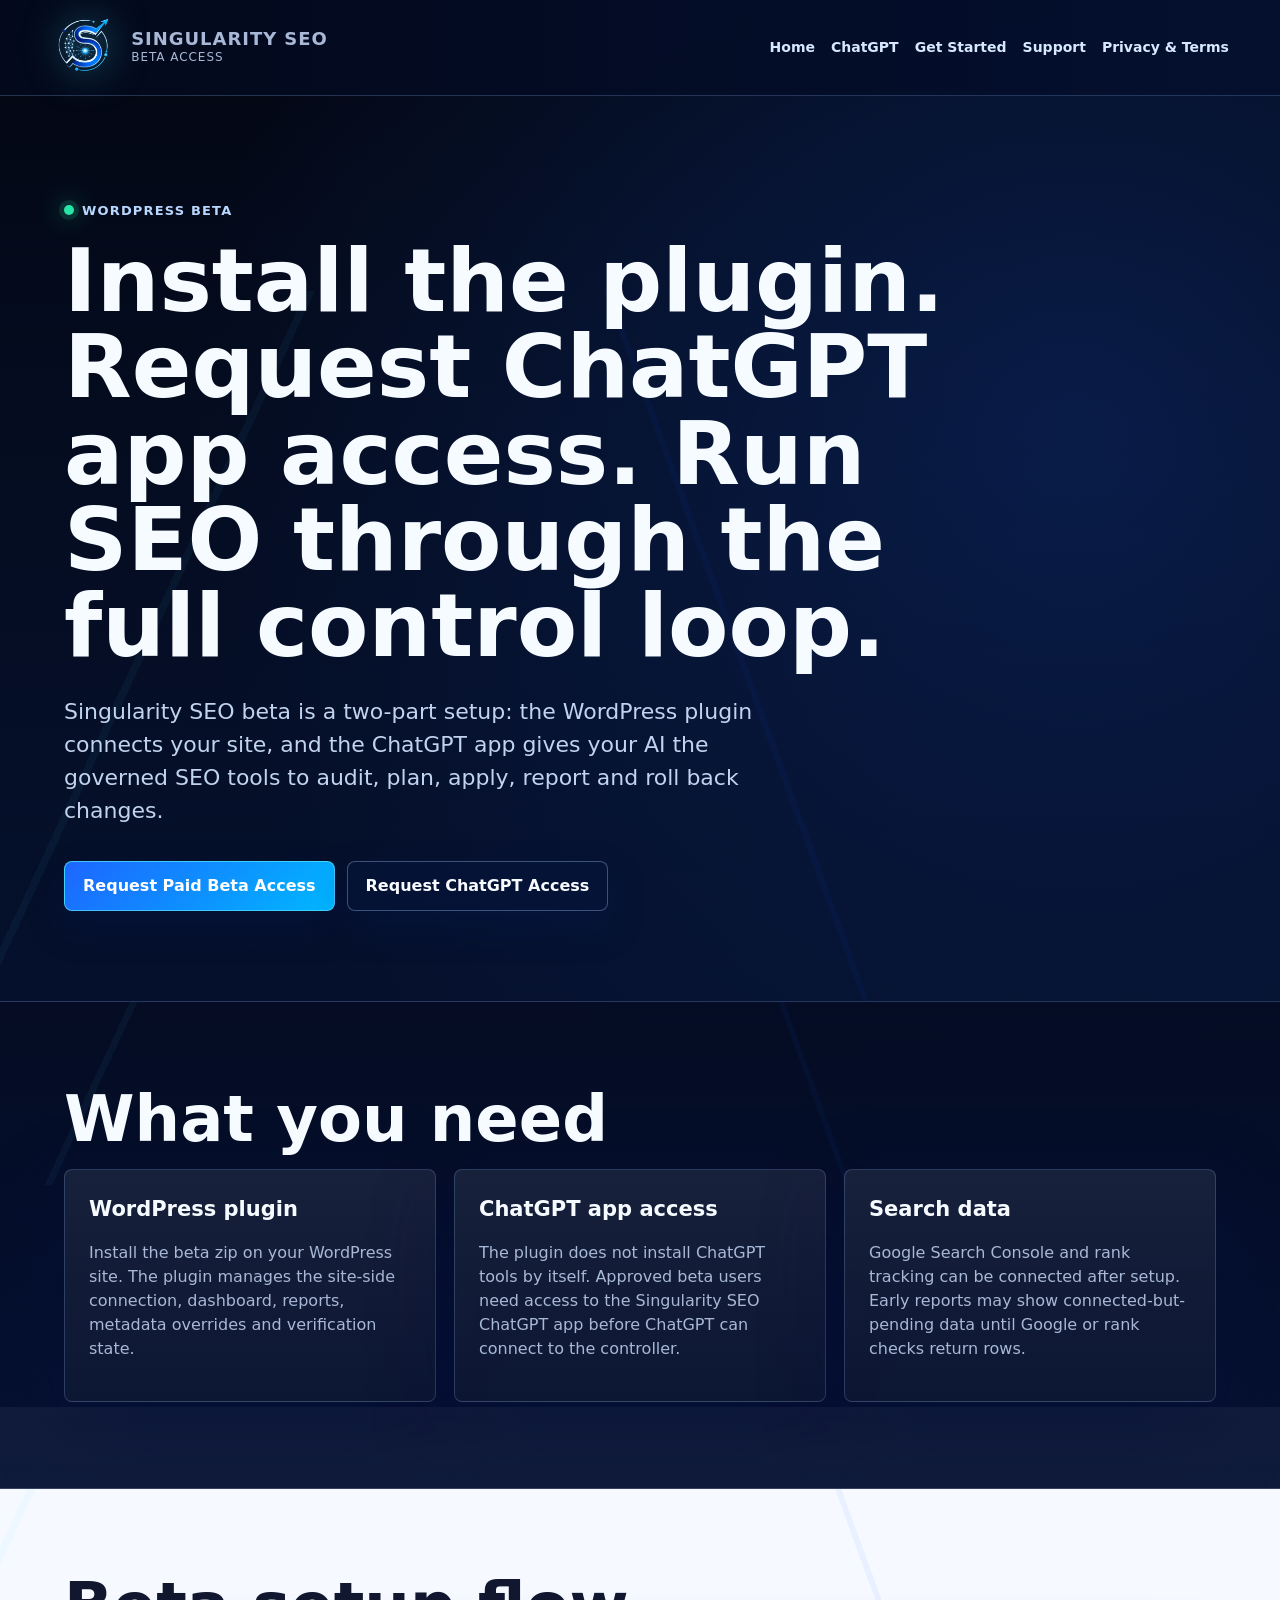
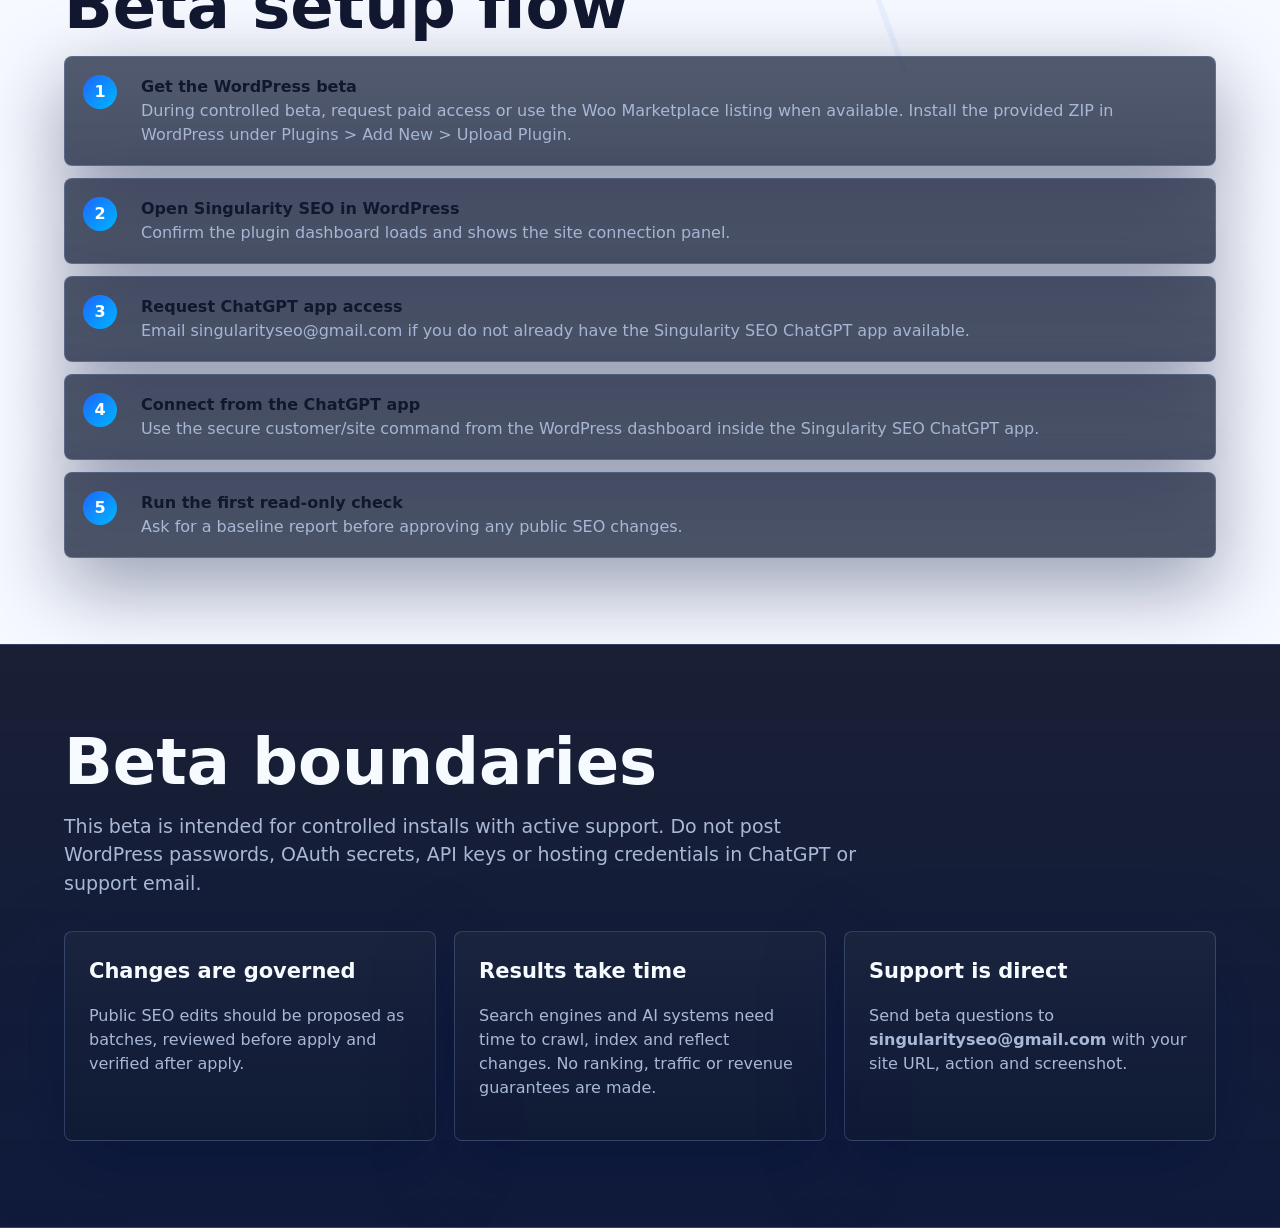
<file: beta.html>
<!doctype html>
<html lang="en">
  <head>
    <meta charset="utf-8">
    <meta name="viewport" content="width=device-width, initial-scale=1">
    <title>Beta Access | Singularity SEO</title>
    <meta name="description" content="Request Singularity SEO paid beta access and connect the WordPress plugin to the ChatGPT app for the AI-managed SEO control plane.">
    <link rel="icon" href="assets/singularity-seo-logo-bug.png">
    <link rel="stylesheet" href="styles.css">
  </head>
  <body class="inner-page">
    <header class="site-header glass">
      <a class="brand" href="index.html" aria-label="Singularity SEO home">
        <img src="assets/singularity-seo-logo-bug.png" alt="">
        <span><strong>Singularity SEO</strong><span>Beta access</span></span>
      </a>
      <nav class="nav" aria-label="Main navigation">
        <a href="index.html">Home</a>
        <a href="chatgpt.html">ChatGPT</a>
        <a href="getting-started.html">Get Started</a>
        <a href="support.html">Support</a>
        <a href="legal.html">Privacy & Terms</a>
      </nav>
    </header>

    <main>
      <section class="section">
        <p class="eyebrow">WordPress beta</p>
        <h1>Install the plugin. Request ChatGPT app access. Run SEO through the full control loop.</h1>
        <p class="hero-copy">Singularity SEO beta is a two-part setup: the WordPress plugin connects your site, and the ChatGPT app gives your AI the governed SEO tools to audit, plan, apply, report and roll back changes.</p>
        <div class="actions">
          <a class="button primary" href="mailto:singularityseo@gmail.com?subject=Singularity%20SEO%20v3.0%20Beta%20Access">Request Paid Beta Access</a>
          <a class="button ghost" href="mailto:singularityseo@gmail.com?subject=Singularity%20SEO%20Beta%20Access">Request ChatGPT Access</a>
        </div>
      </section>

      <section class="section band">
        <h2>What you need</h2>
        <div class="grid">
          <article class="card">
            <h3>WordPress plugin</h3>
            <p>Install the beta zip on your WordPress site. The plugin manages the site-side connection, dashboard, reports, metadata overrides and verification state.</p>
          </article>
          <article class="card">
            <h3>ChatGPT app access</h3>
            <p>The plugin does not install ChatGPT tools by itself. Approved beta users need access to the Singularity SEO ChatGPT app before ChatGPT can connect to the controller.</p>
          </article>
          <article class="card">
            <h3>Search data</h3>
            <p>Google Search Console and rank tracking can be connected after setup. Early reports may show connected-but-pending data until Google or rank checks return rows.</p>
          </article>
        </div>
      </section>

      <section class="section">
        <h2>Beta setup flow</h2>
        <div class="steps">
          <div class="step"><div><strong>Get the WordPress beta</strong><span>During controlled beta, request paid access or use the Woo Marketplace listing when available. Install the provided ZIP in WordPress under Plugins &gt; Add New &gt; Upload Plugin.</span></div></div>
          <div class="step"><div><strong>Open Singularity SEO in WordPress</strong><span>Confirm the plugin dashboard loads and shows the site connection panel.</span></div></div>
          <div class="step"><div><strong>Request ChatGPT app access</strong><span>Email singularityseo@gmail.com if you do not already have the Singularity SEO ChatGPT app available.</span></div></div>
          <div class="step"><div><strong>Connect from the ChatGPT app</strong><span>Use the secure customer/site command from the WordPress dashboard inside the Singularity SEO ChatGPT app.</span></div></div>
          <div class="step"><div><strong>Run the first read-only check</strong><span>Ask for a baseline report before approving any public SEO changes.</span></div></div>
        </div>
      </section>

      <section class="section band">
        <h2>Beta boundaries</h2>
        <p class="section-intro">This beta is intended for controlled installs with active support. Do not post WordPress passwords, OAuth secrets, API keys or hosting credentials in ChatGPT or support email.</p>
        <div class="grid">
          <article class="card"><h3>Changes are governed</h3><p>Public SEO edits should be proposed as batches, reviewed before apply and verified after apply.</p></article>
          <article class="card"><h3>Results take time</h3><p>Search engines and AI systems need time to crawl, index and reflect changes. No ranking, traffic or revenue guarantees are made.</p></article>
          <article class="card"><h3>Support is direct</h3><p>Send beta questions to <a class="support-email" href="mailto:singularityseo@gmail.com">singularityseo@gmail.com</a> with your site URL, action and screenshot.</p></article>
        </div>
      </section>
    </main>

    <script type="module" src="site.js"></script>
  </body>
</html>
</file>
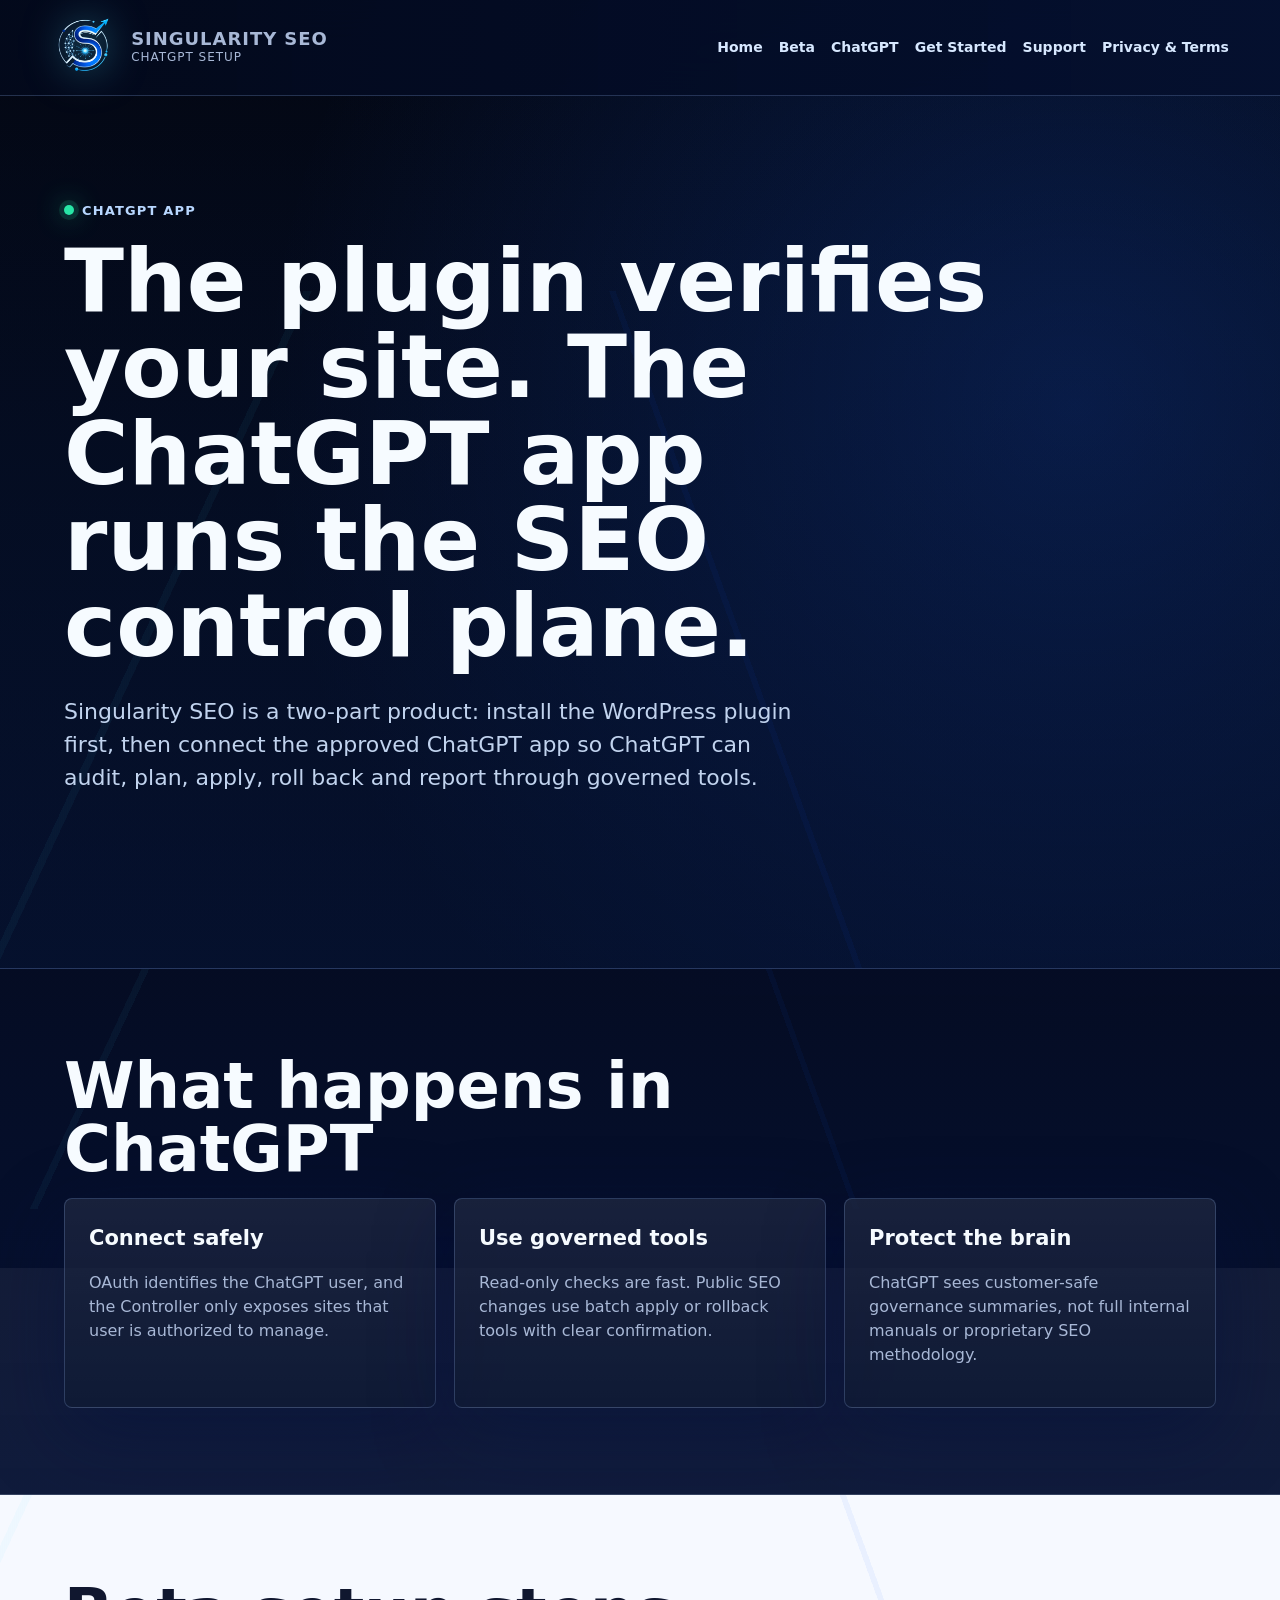
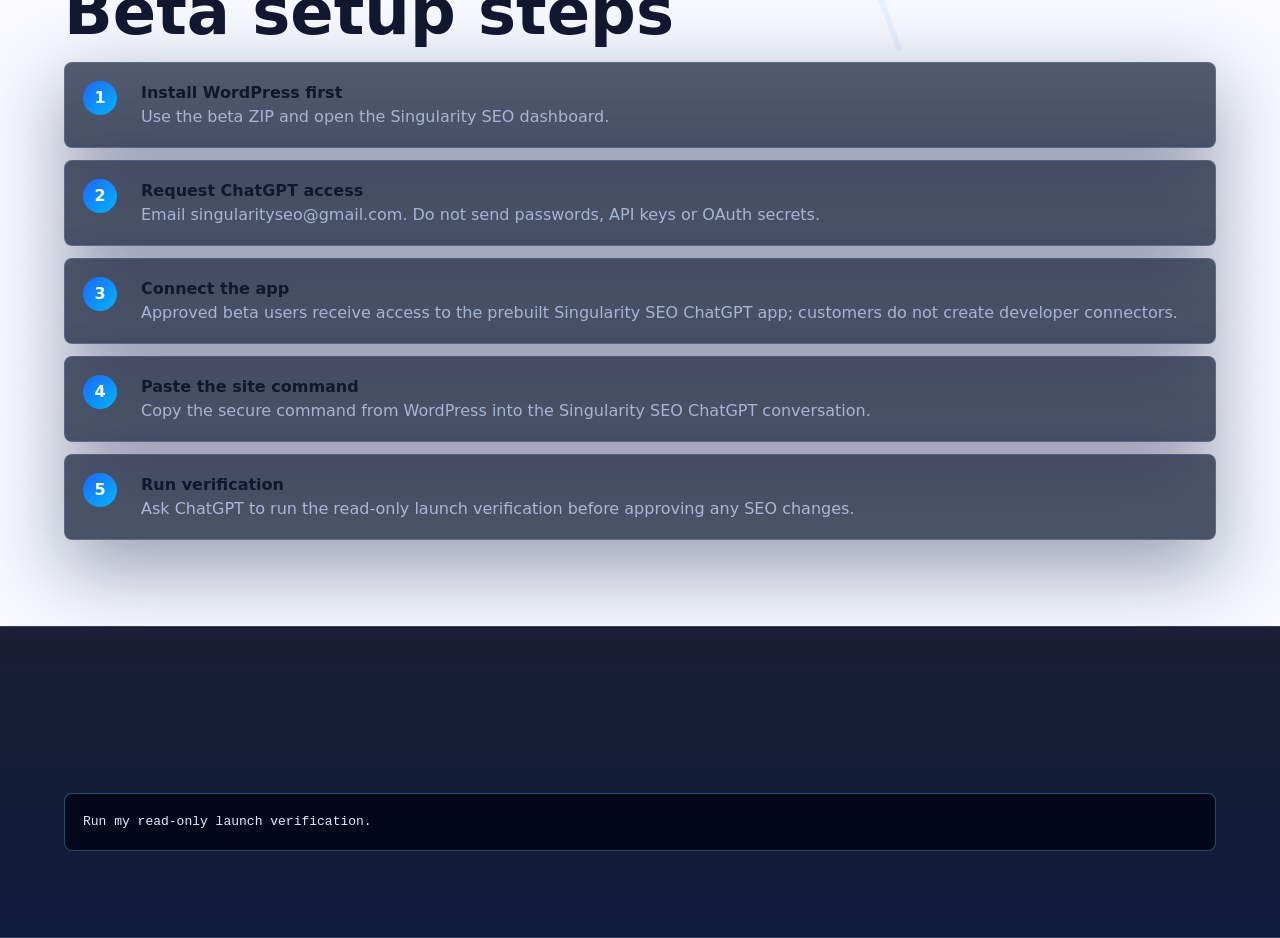
<file: chatgpt.html>
<!doctype html>
<html lang="en">
  <head>
    <meta charset="utf-8">
    <meta name="viewport" content="width=device-width, initial-scale=1">
    <title>ChatGPT Setup | Singularity SEO</title>
    <meta name="description" content="Connect the Singularity SEO ChatGPT app after installing the WordPress plugin.">
    <link rel="icon" href="assets/singularity-seo-logo-bug.png">
    <link rel="stylesheet" href="styles.css">
  </head>
  <body class="inner-page">
    <header class="site-header glass">
      <a class="brand" href="index.html" aria-label="Singularity SEO home">
        <img src="assets/singularity-seo-logo-bug.png" alt="">
        <span><strong>Singularity SEO</strong><span>ChatGPT setup</span></span>
      </a>
      <nav class="nav" aria-label="Main navigation">
        <a href="index.html">Home</a>
        <a href="beta.html">Beta</a>
        <a href="chatgpt.html">ChatGPT</a>
        <a href="getting-started.html">Get Started</a>
        <a href="support.html">Support</a>
        <a href="legal.html">Privacy & Terms</a>
      </nav>
    </header>

    <main>
      <section class="section">
        <p class="eyebrow">ChatGPT app</p>
        <h1>The plugin verifies your site. The ChatGPT app runs the SEO control plane.</h1>
        <p class="hero-copy">Singularity SEO is a two-part product: install the WordPress plugin first, then connect the approved ChatGPT app so ChatGPT can audit, plan, apply, roll back and report through governed tools.</p>
        <div class="actions">
          <a class="button primary" href="mailto:singularityseo@gmail.com?subject=Singularity%20SEO%20ChatGPT%20Beta%20Access">Request ChatGPT Access</a>
          <a class="button ghost" href="beta.html">Get WordPress Beta</a>
        </div>
      </section>

      <section class="section band">
        <h2>What happens in ChatGPT</h2>
        <div class="grid">
          <article class="card"><h3>Connect safely</h3><p>OAuth identifies the ChatGPT user, and the Controller only exposes sites that user is authorized to manage.</p></article>
          <article class="card"><h3>Use governed tools</h3><p>Read-only checks are fast. Public SEO changes use batch apply or rollback tools with clear confirmation.</p></article>
          <article class="card"><h3>Protect the brain</h3><p>ChatGPT sees customer-safe governance summaries, not full internal manuals or proprietary SEO methodology.</p></article>
        </div>
      </section>

      <section class="section">
        <h2>Beta setup steps</h2>
        <div class="steps">
          <div class="step"><div><strong>Install WordPress first</strong><span>Use the beta ZIP and open the Singularity SEO dashboard.</span></div></div>
          <div class="step"><div><strong>Request ChatGPT access</strong><span>Email singularityseo@gmail.com. Do not send passwords, API keys or OAuth secrets.</span></div></div>
          <div class="step"><div><strong>Connect the app</strong><span>Approved beta users receive access to the prebuilt Singularity SEO ChatGPT app; customers do not create developer connectors.</span></div></div>
          <div class="step"><div><strong>Paste the site command</strong><span>Copy the secure command from WordPress into the Singularity SEO ChatGPT conversation.</span></div></div>
          <div class="step"><div><strong>Run verification</strong><span>Ask ChatGPT to run the read-only launch verification before approving any SEO changes.</span></div></div>
        </div>
      </section>

      <section class="section band">
        <h2>First prompt</h2>
        <div class="codebox">Run my read-only launch verification.</div>
      </section>
    </main>

    <script type="module" src="site.js"></script>
  </body>
</html>
</file>
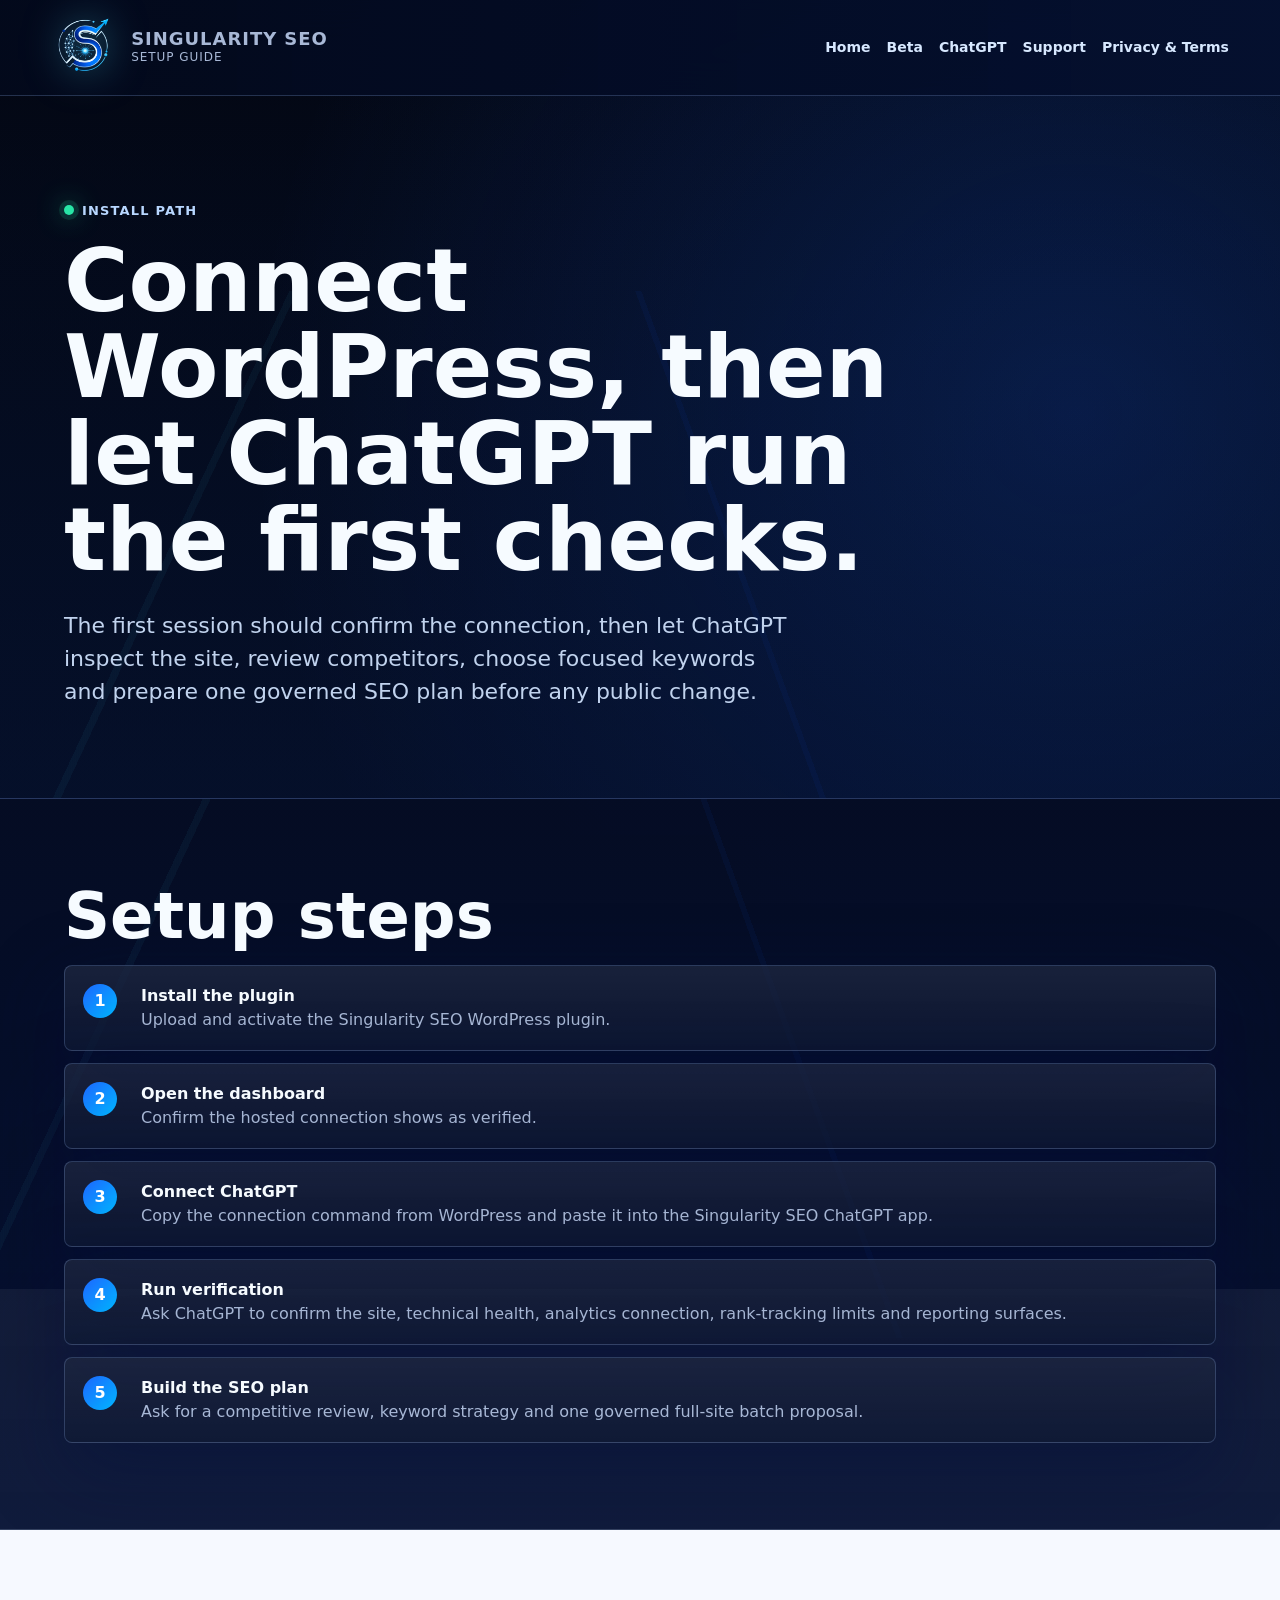
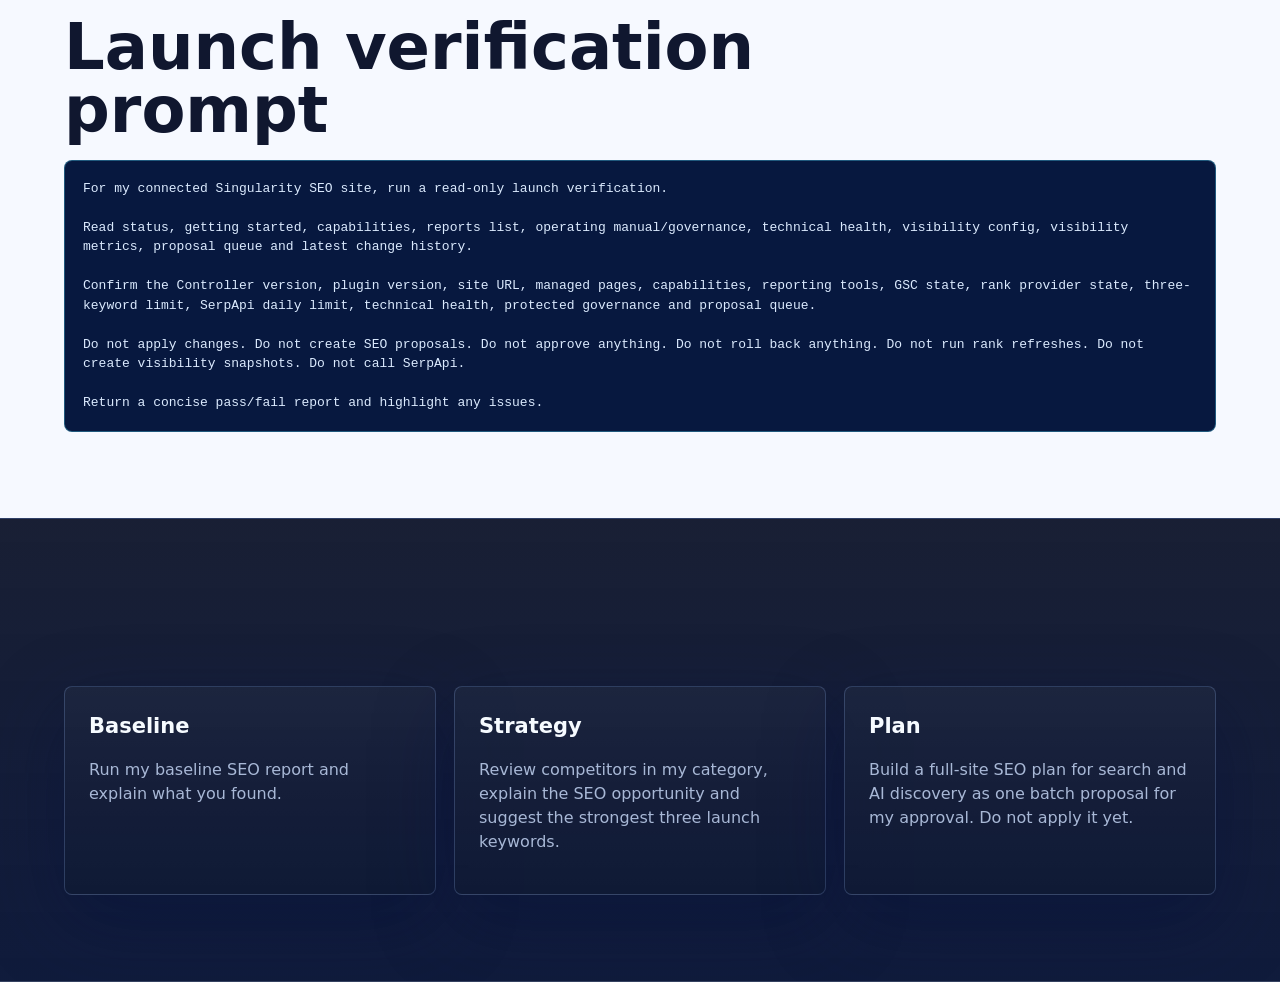
<file: getting-started.html>
<!doctype html>
<html lang="en">
  <head>
    <meta charset="utf-8">
    <meta name="viewport" content="width=device-width, initial-scale=1">
    <title>Getting Started | Singularity SEO</title>
    <meta name="description" content="Install Singularity SEO, connect WordPress to ChatGPT and run a safe launch verification.">
    <link rel="icon" href="assets/singularity-seo-logo-bug.png">
    <link rel="stylesheet" href="styles.css">
  </head>
  <body class="inner-page">
    <header class="site-header glass">
      <a class="brand" href="index.html" aria-label="Singularity SEO home">
        <img src="assets/singularity-seo-logo-bug.png" alt="">
        <span><strong>Singularity SEO</strong><span>Setup guide</span></span>
      </a>
      <nav class="nav" aria-label="Main navigation">
        <a href="index.html">Home</a>
        <a href="beta.html">Beta</a>
        <a href="chatgpt.html">ChatGPT</a>
        <a href="support.html">Support</a>
        <a href="legal.html">Privacy & Terms</a>
      </nav>
    </header>

    <main>
      <section class="section">
        <p class="eyebrow">Install path</p>
        <h1>Connect WordPress, then let ChatGPT run the first checks.</h1>
        <p class="hero-copy">The first session should confirm the connection, then let ChatGPT inspect the site, review competitors, choose focused keywords and prepare one governed SEO plan before any public change.</p>
      </section>

      <section class="section band">
        <h2>Setup steps</h2>
        <div class="steps">
          <div class="step"><div><strong>Install the plugin</strong><span>Upload and activate the Singularity SEO WordPress plugin.</span></div></div>
          <div class="step"><div><strong>Open the dashboard</strong><span>Confirm the hosted connection shows as verified.</span></div></div>
          <div class="step"><div><strong>Connect ChatGPT</strong><span>Copy the connection command from WordPress and paste it into the Singularity SEO ChatGPT app.</span></div></div>
          <div class="step"><div><strong>Run verification</strong><span>Ask ChatGPT to confirm the site, technical health, analytics connection, rank-tracking limits and reporting surfaces.</span></div></div>
          <div class="step"><div><strong>Build the SEO plan</strong><span>Ask for a competitive review, keyword strategy and one governed full-site batch proposal.</span></div></div>
        </div>
      </section>

      <section class="section">
        <h2>Launch verification prompt</h2>
        <div class="codebox">For my connected Singularity SEO site, run a read-only launch verification.

Read status, getting started, capabilities, reports list, operating manual/governance, technical health, visibility config, visibility metrics, proposal queue and latest change history.

Confirm the Controller version, plugin version, site URL, managed pages, capabilities, reporting tools, GSC state, rank provider state, three-keyword limit, SerpApi daily limit, technical health, protected governance and proposal queue.

Do not apply changes. Do not create SEO proposals. Do not approve anything. Do not roll back anything. Do not run rank refreshes. Do not create visibility snapshots. Do not call SerpApi.

Return a concise pass/fail report and highlight any issues.</div>
      </section>

      <section class="section band">
        <h2>Good first prompts</h2>
        <div class="grid">
          <article class="card"><h3>Baseline</h3><p>Run my baseline SEO report and explain what you found.</p></article>
          <article class="card"><h3>Strategy</h3><p>Review competitors in my category, explain the SEO opportunity and suggest the strongest three launch keywords.</p></article>
          <article class="card"><h3>Plan</h3><p>Build a full-site SEO plan for search and AI discovery as one batch proposal for my approval. Do not apply it yet.</p></article>
        </div>
      </section>
    </main>
    <script type="module" src="site.js"></script>
  </body>
</html>
</file>
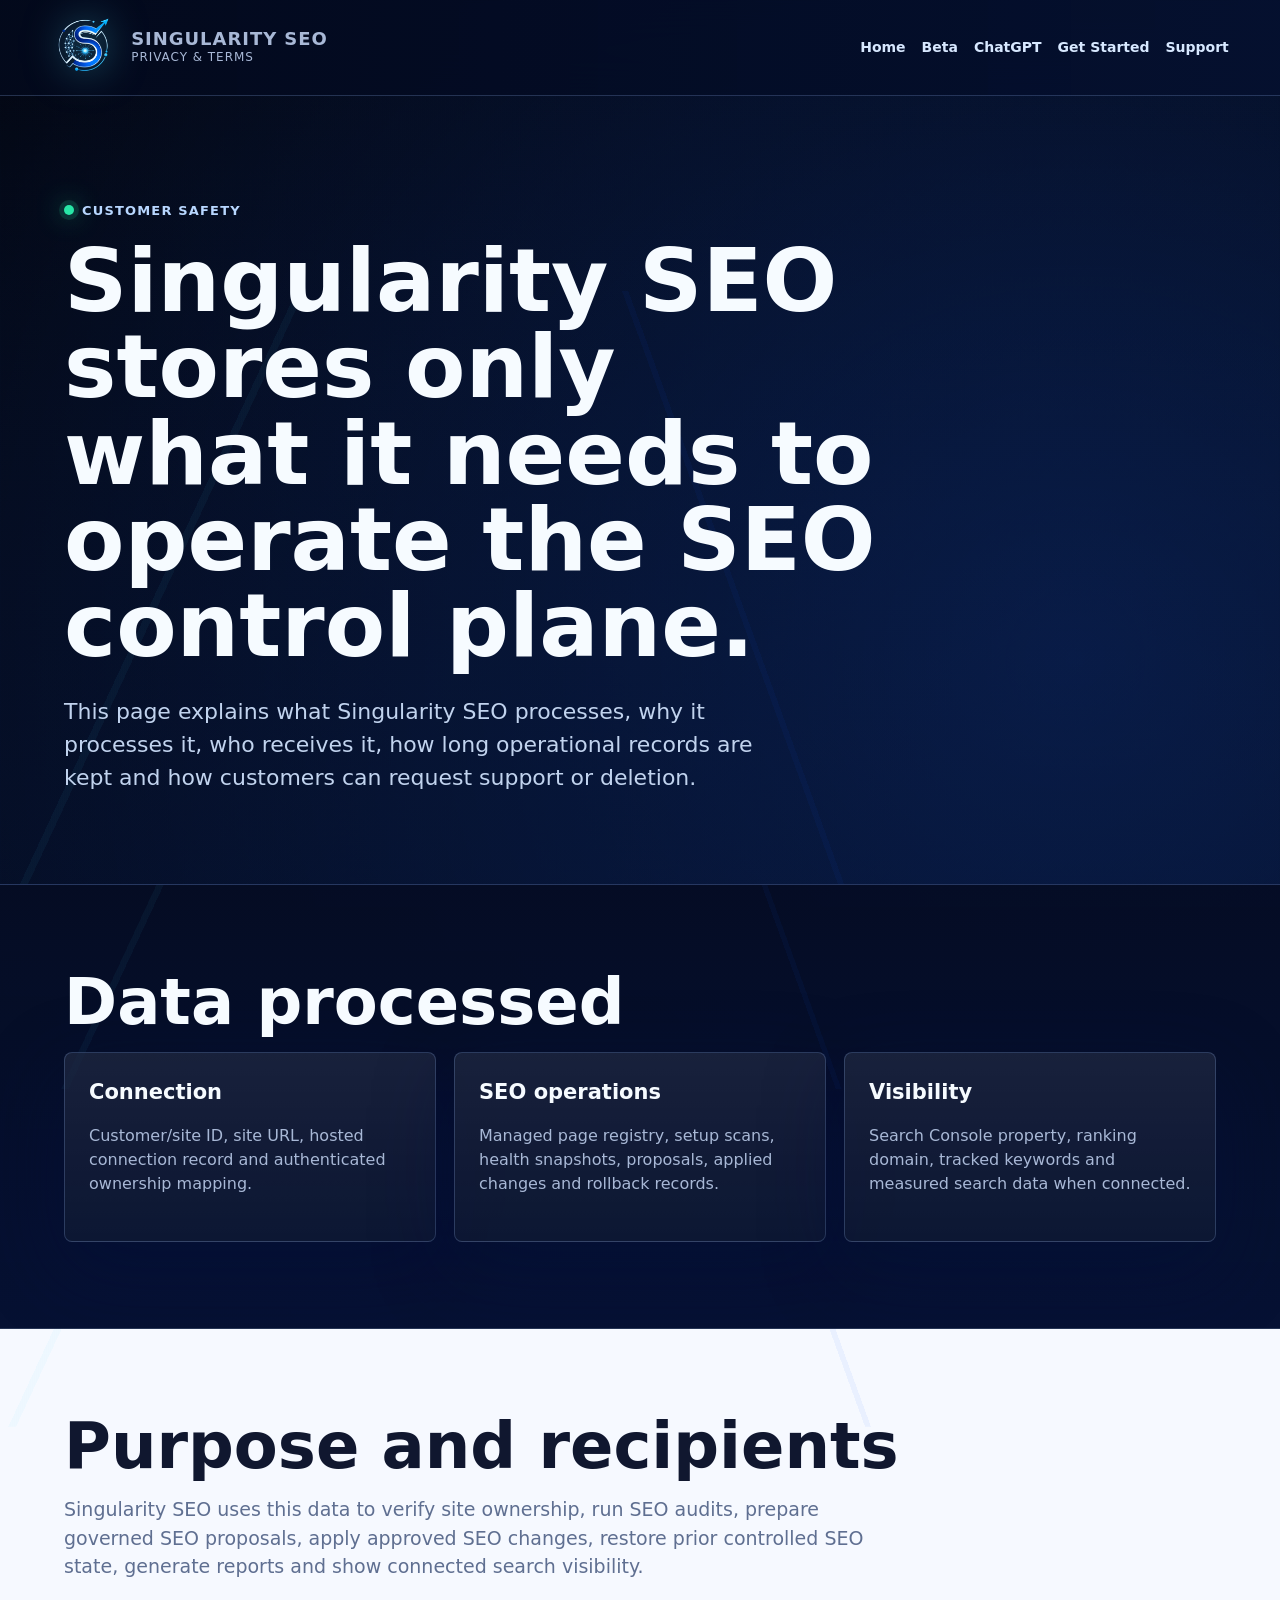
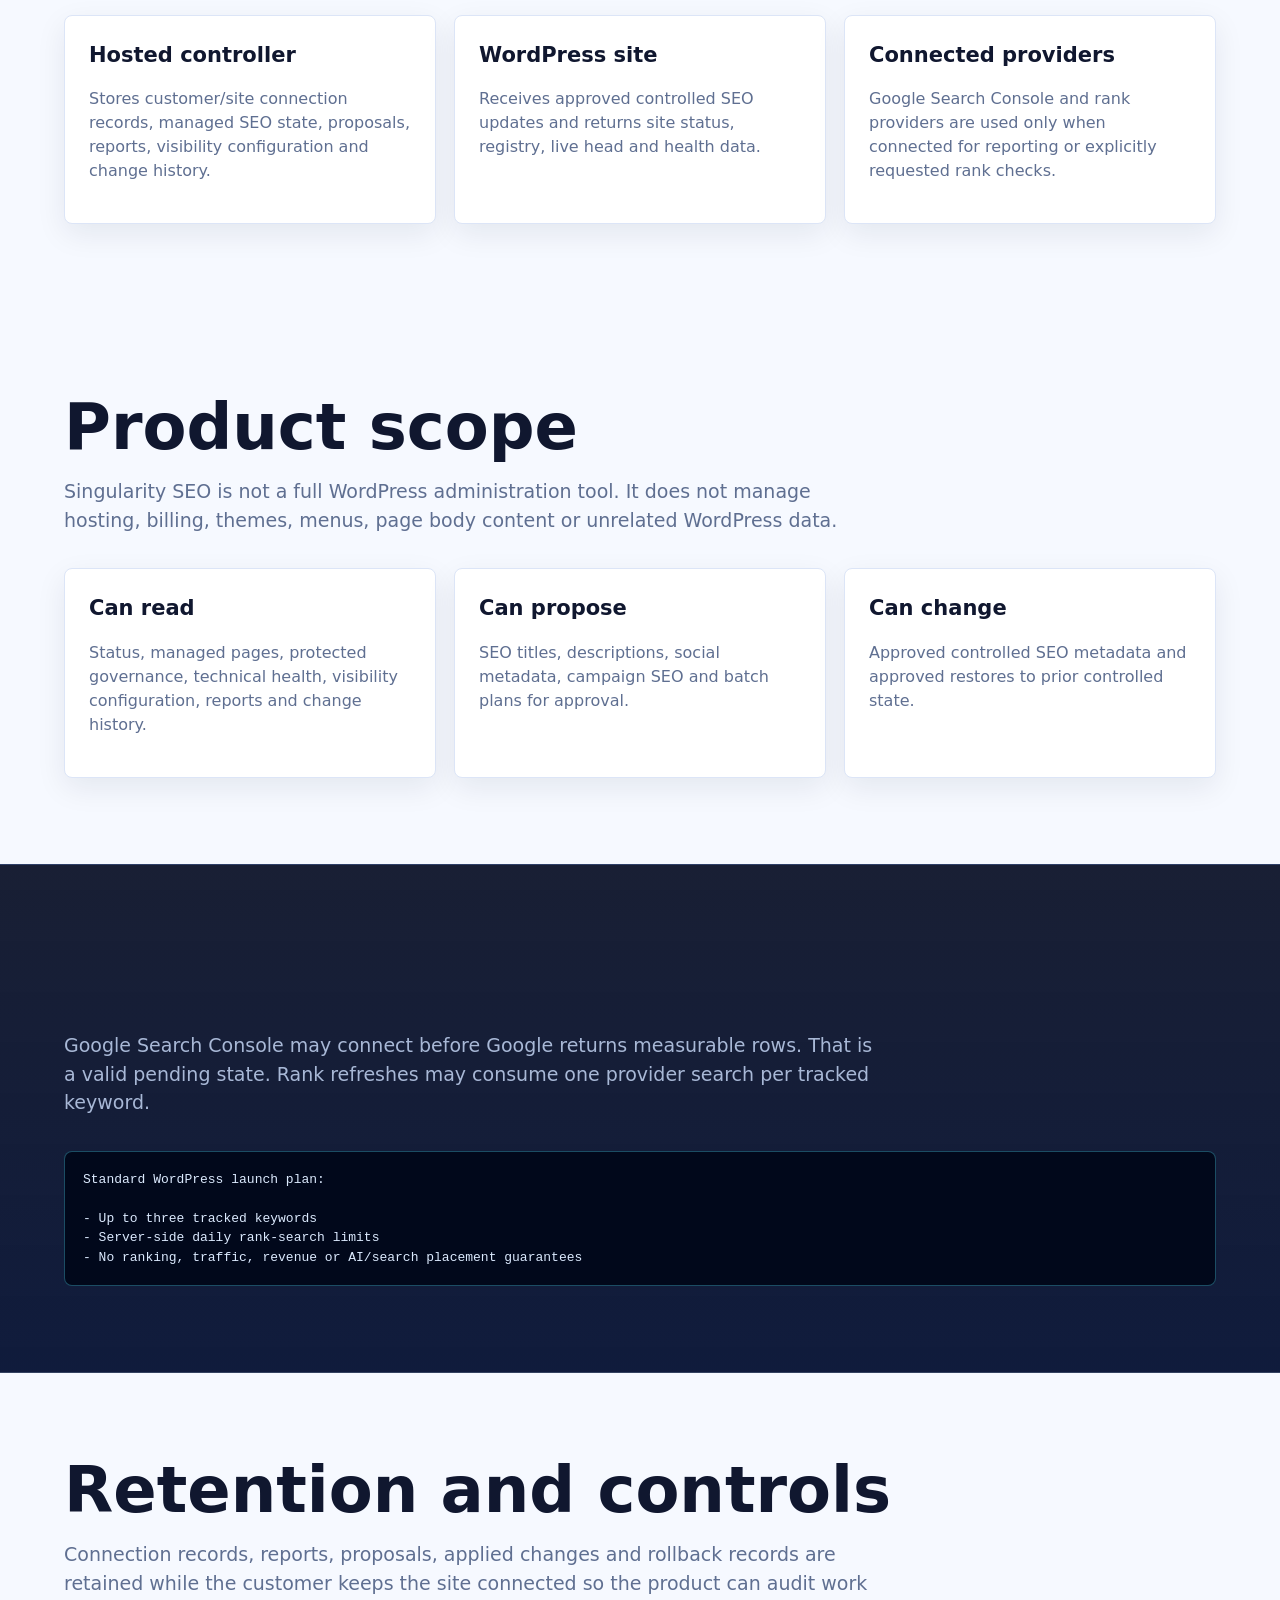
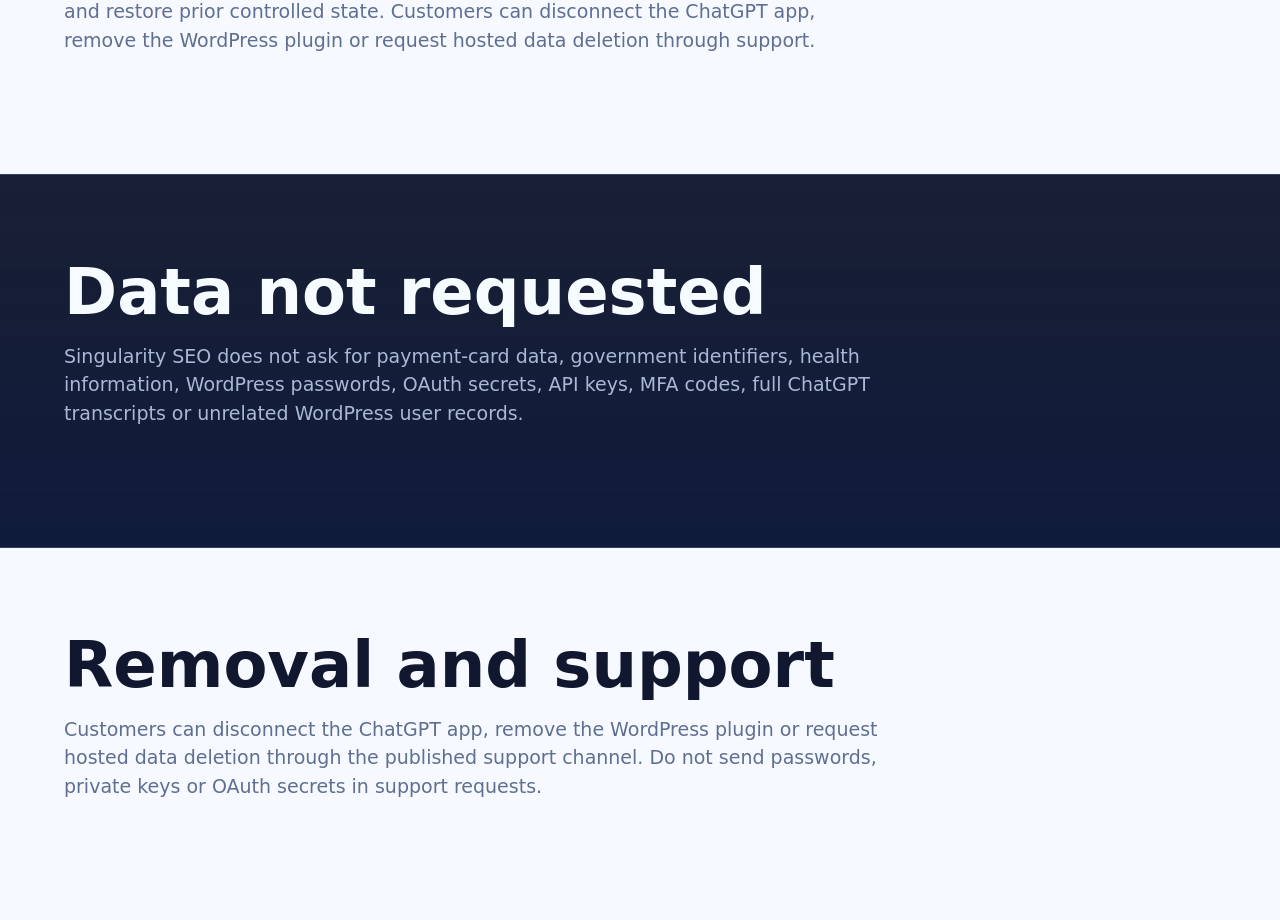
<file: legal.html>
<!doctype html>
<html lang="en">
  <head>
    <meta charset="utf-8">
    <meta name="viewport" content="width=device-width, initial-scale=1">
    <title>Privacy, Terms And Search Data | Singularity SEO</title>
    <meta name="description" content="Singularity SEO privacy, data retention, product scope and search data notes.">
    <link rel="icon" href="assets/singularity-seo-logo-bug.png">
    <link rel="stylesheet" href="styles.css">
  </head>
  <body class="inner-page">
    <header class="site-header glass">
      <a class="brand" href="index.html" aria-label="Singularity SEO home">
        <img src="assets/singularity-seo-logo-bug.png" alt="">
        <span><strong>Singularity SEO</strong><span>Privacy & terms</span></span>
      </a>
      <nav class="nav" aria-label="Main navigation">
        <a href="index.html">Home</a>
        <a href="beta.html">Beta</a>
        <a href="chatgpt.html">ChatGPT</a>
        <a href="getting-started.html">Get Started</a>
        <a href="support.html">Support</a>
      </nav>
    </header>

    <main>
      <section class="section">
        <p class="eyebrow">Customer safety</p>
        <h1>Singularity SEO stores only what it needs to operate the SEO control plane.</h1>
        <p class="hero-copy">This page explains what Singularity SEO processes, why it processes it, who receives it, how long operational records are kept and how customers can request support or deletion.</p>
      </section>

      <section class="section band">
        <h2>Data processed</h2>
        <div class="grid">
          <article class="card"><h3>Connection</h3><p>Customer/site ID, site URL, hosted connection record and authenticated ownership mapping.</p></article>
          <article class="card"><h3>SEO operations</h3><p>Managed page registry, setup scans, health snapshots, proposals, applied changes and rollback records.</p></article>
          <article class="card"><h3>Visibility</h3><p>Search Console property, ranking domain, tracked keywords and measured search data when connected.</p></article>
        </div>
      </section>

      <section class="section">
        <h2>Purpose and recipients</h2>
        <p class="section-intro">Singularity SEO uses this data to verify site ownership, run SEO audits, prepare governed SEO proposals, apply approved SEO changes, restore prior controlled SEO state, generate reports and show connected search visibility.</p>
        <div class="grid">
          <article class="card"><h3>Hosted controller</h3><p>Stores customer/site connection records, managed SEO state, proposals, reports, visibility configuration and change history.</p></article>
          <article class="card"><h3>WordPress site</h3><p>Receives approved controlled SEO updates and returns site status, registry, live head and health data.</p></article>
          <article class="card"><h3>Connected providers</h3><p>Google Search Console and rank providers are used only when connected for reporting or explicitly requested rank checks.</p></article>
        </div>
      </section>

      <section class="section">
        <h2>Product scope</h2>
        <p class="section-intro">Singularity SEO is not a full WordPress administration tool. It does not manage hosting, billing, themes, menus, page body content or unrelated WordPress data.</p>
        <div class="grid">
          <article class="card"><h3>Can read</h3><p>Status, managed pages, protected governance, technical health, visibility configuration, reports and change history.</p></article>
          <article class="card"><h3>Can propose</h3><p>SEO titles, descriptions, social metadata, campaign SEO and batch plans for approval.</p></article>
          <article class="card"><h3>Can change</h3><p>Approved controlled SEO metadata and approved restores to prior controlled state.</p></article>
        </div>
      </section>

      <section class="section band">
        <h2>Search data</h2>
        <p class="section-intro">Google Search Console may connect before Google returns measurable rows. That is a valid pending state. Rank refreshes may consume one provider search per tracked keyword.</p>
        <div class="codebox">Standard WordPress launch plan:

- Up to three tracked keywords
- Server-side daily rank-search limits
- No ranking, traffic, revenue or AI/search placement guarantees</div>
      </section>

      <section class="section">
        <h2>Retention and controls</h2>
        <p class="section-intro">Connection records, reports, proposals, applied changes and rollback records are retained while the customer keeps the site connected so the product can audit work and restore prior controlled state. Customers can disconnect the ChatGPT app, remove the WordPress plugin or request hosted data deletion through support.</p>
      </section>

      <section class="section band">
        <h2>Data not requested</h2>
        <p class="section-intro">Singularity SEO does not ask for payment-card data, government identifiers, health information, WordPress passwords, OAuth secrets, API keys, MFA codes, full ChatGPT transcripts or unrelated WordPress user records.</p>
      </section>

      <section class="section">
        <h2>Removal and support</h2>
        <p class="section-intro">Customers can disconnect the ChatGPT app, remove the WordPress plugin or request hosted data deletion through the published support channel. Do not send passwords, private keys or OAuth secrets in support requests.</p>
      </section>
    </main>
    <script type="module" src="site.js"></script>
  </body>
</html>
</file>
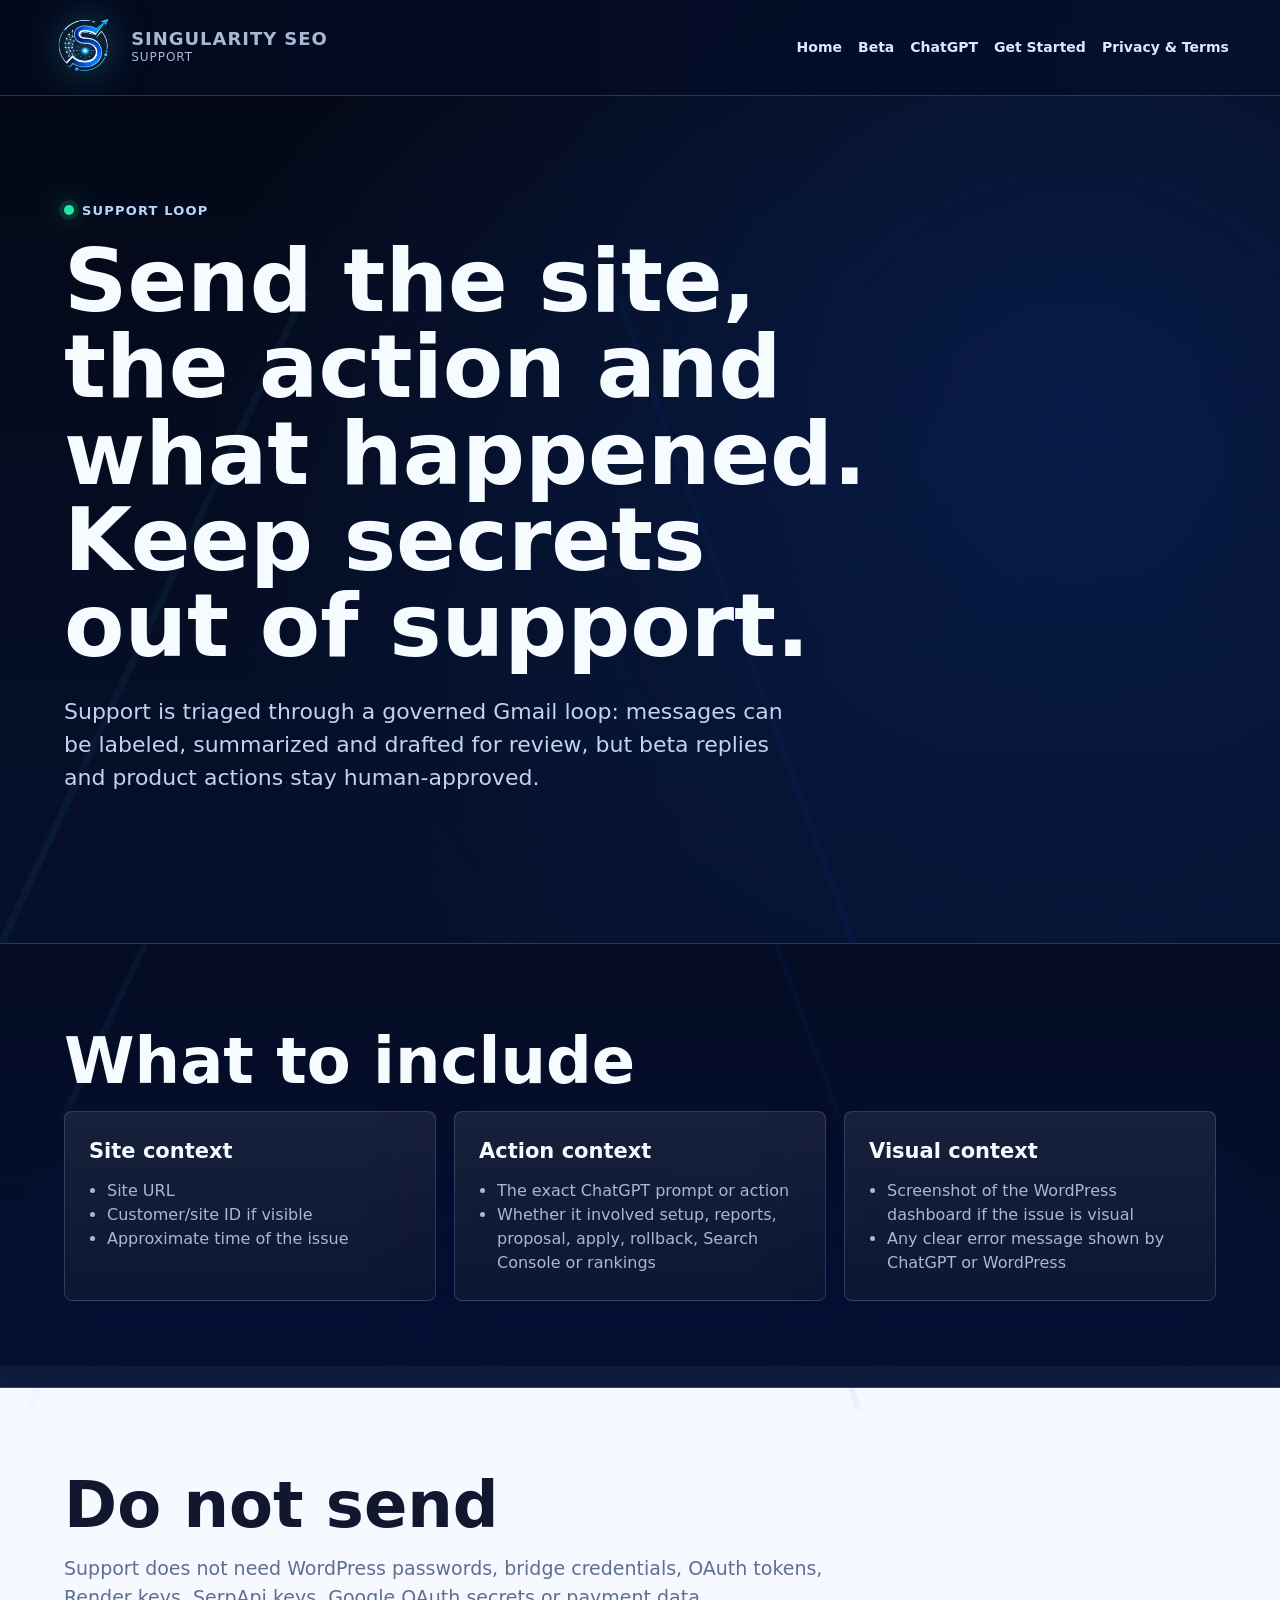
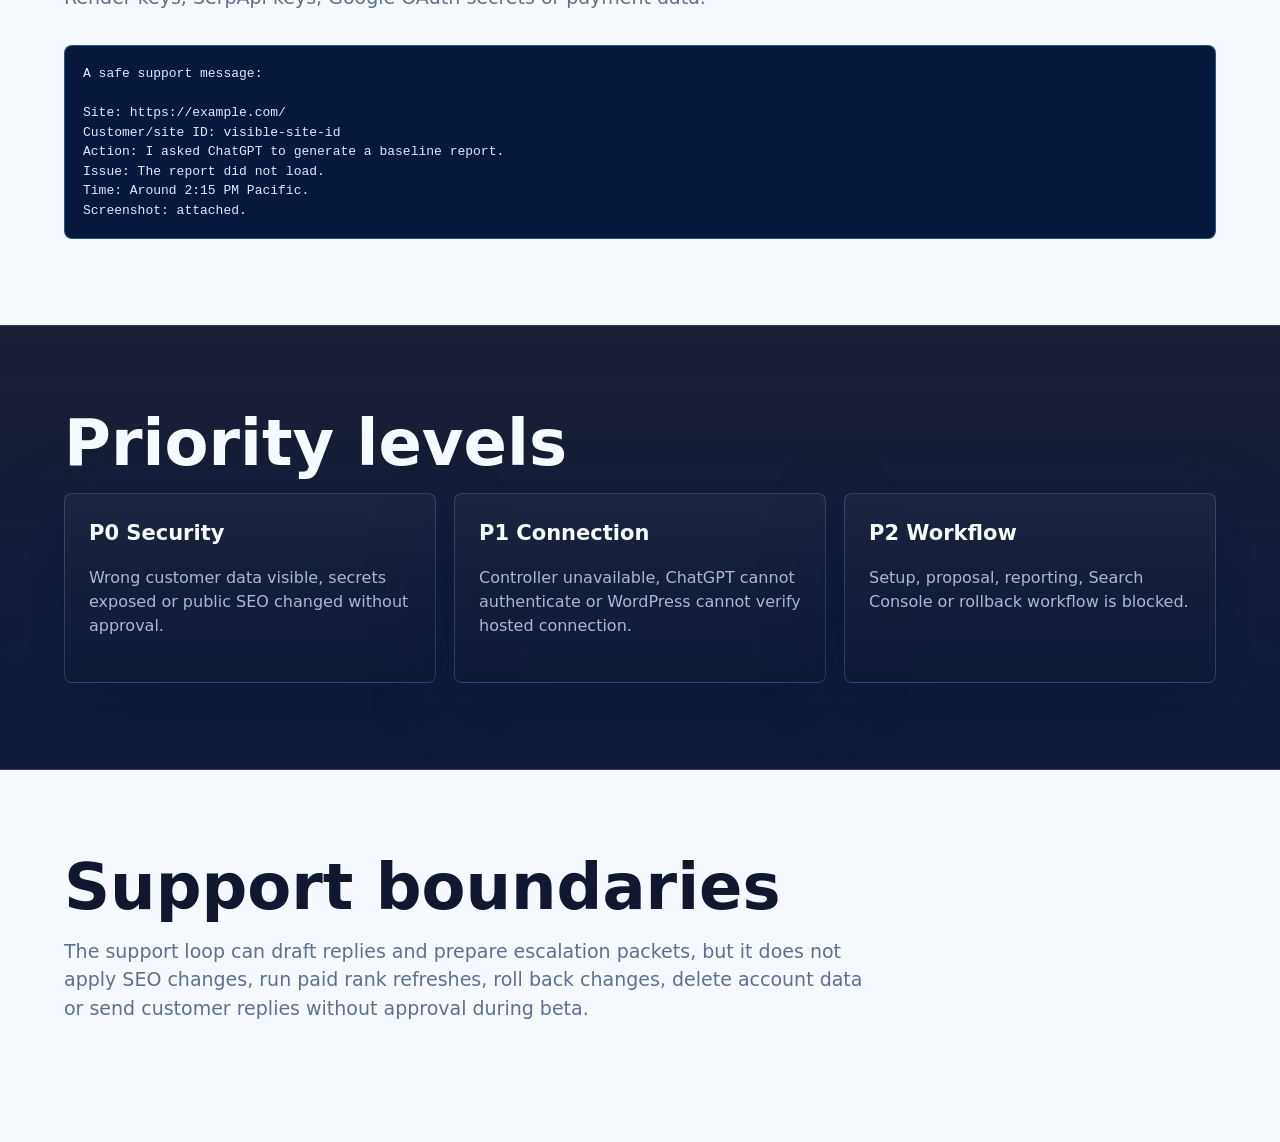
<file: support.html>
<!doctype html>
<html lang="en">
  <head>
    <meta charset="utf-8">
    <meta name="viewport" content="width=device-width, initial-scale=1">
    <title>Support | Singularity SEO</title>
    <meta name="description" content="How to contact Singularity SEO support and what information to include.">
    <link rel="icon" href="assets/singularity-seo-logo-bug.png">
    <link rel="stylesheet" href="styles.css">
  </head>
  <body class="inner-page">
    <header class="site-header glass">
      <a class="brand" href="index.html" aria-label="Singularity SEO home">
        <img src="assets/singularity-seo-logo-bug.png" alt="">
        <span><strong>Singularity SEO</strong><span>Support</span></span>
      </a>
      <nav class="nav" aria-label="Main navigation">
        <a href="index.html">Home</a>
        <a href="beta.html">Beta</a>
        <a href="chatgpt.html">ChatGPT</a>
        <a href="getting-started.html">Get Started</a>
        <a href="legal.html">Privacy & Terms</a>
      </nav>
    </header>

    <main>
      <section class="section">
        <p class="eyebrow">Support loop</p>
        <h1>Send the site, the action and what happened. Keep secrets out of support.</h1>
        <p class="hero-copy">Support is triaged through a governed Gmail loop: messages can be labeled, summarized and drafted for review, but beta replies and product actions stay human-approved.</p>
        <p class="hero-copy support-email">Email <a href="mailto:singularityseo@gmail.com">singularityseo@gmail.com</a></p>
      </section>

      <section class="section band">
        <h2>What to include</h2>
        <div class="grid">
          <article class="card">
            <h3>Site context</h3>
            <ul>
              <li>Site URL</li>
              <li>Customer/site ID if visible</li>
              <li>Approximate time of the issue</li>
            </ul>
          </article>
          <article class="card">
            <h3>Action context</h3>
            <ul>
              <li>The exact ChatGPT prompt or action</li>
              <li>Whether it involved setup, reports, proposal, apply, rollback, Search Console or rankings</li>
            </ul>
          </article>
          <article class="card">
            <h3>Visual context</h3>
            <ul>
              <li>Screenshot of the WordPress dashboard if the issue is visual</li>
              <li>Any clear error message shown by ChatGPT or WordPress</li>
            </ul>
          </article>
        </div>
      </section>

      <section class="section">
        <h2>Do not send</h2>
        <p class="section-intro">Support does not need WordPress passwords, bridge credentials, OAuth tokens, Render keys, SerpApi keys, Google OAuth secrets or payment data.</p>
        <div class="codebox">A safe support message:

Site: https://example.com/
Customer/site ID: visible-site-id
Action: I asked ChatGPT to generate a baseline report.
Issue: The report did not load.
Time: Around 2:15 PM Pacific.
Screenshot: attached.</div>
      </section>

      <section class="section band">
        <h2>Priority levels</h2>
        <div class="grid">
          <article class="card"><h3>P0 Security</h3><p>Wrong customer data visible, secrets exposed or public SEO changed without approval.</p></article>
          <article class="card"><h3>P1 Connection</h3><p>Controller unavailable, ChatGPT cannot authenticate or WordPress cannot verify hosted connection.</p></article>
          <article class="card"><h3>P2 Workflow</h3><p>Setup, proposal, reporting, Search Console or rollback workflow is blocked.</p></article>
        </div>
      </section>

      <section class="section">
        <h2>Support boundaries</h2>
        <p class="section-intro">The support loop can draft replies and prepare escalation packets, but it does not apply SEO changes, run paid rank refreshes, roll back changes, delete account data or send customer replies without approval during beta.</p>
      </section>
    </main>
    <script type="module" src="site.js"></script>
  </body>
</html>
</file>
<file: styles.css>
:root {
  --ink: #f6fbff;
  --muted: #a8b8d6;
  --line: rgba(154, 189, 255, 0.22);
  --panel: rgba(5, 15, 44, 0.74);
  --soft: rgba(12, 31, 80, 0.58);
  --blue: #1d66ff;
  --blue-bright: #42a5ff;
  --cyan: #56e2ff;
  --green: #28e5a6;
  --violet: #8a7cff;
  --shadow: 0 26px 80px rgba(0, 14, 60, 0.42);
}

* {
  box-sizing: border-box;
}

html {
  background: #030713;
  scroll-behavior: smooth;
  scroll-padding-top: 104px;
}

body {
  margin: 0;
  overflow-x: hidden;
  color: var(--ink);
  background:
    linear-gradient(180deg, rgba(3, 7, 19, 0.15) 0%, #06102d 48%, #f5f8ff 48%, #ffffff 100%);
  font-family: Inter, ui-sans-serif, system-ui, -apple-system, BlinkMacSystemFont, "Segoe UI", sans-serif;
  line-height: 1.5;
}

body::before {
  position: fixed;
  inset: 0;
  z-index: -2;
  content: "";
  background:
    linear-gradient(rgba(107, 171, 255, 0.055) 1px, transparent 1px),
    linear-gradient(90deg, rgba(107, 171, 255, 0.055) 1px, transparent 1px),
    radial-gradient(circle at 72% 18%, rgba(29, 102, 255, 0.32), transparent 34%),
    #030713;
  background-size: 42px 42px, 42px 42px, auto, auto;
}

a {
  color: inherit;
  text-decoration: none;
}

a:hover {
  text-decoration: underline;
}

#singularity-webgl {
  position: fixed;
  inset: 0;
  z-index: -1;
  width: 100%;
  height: 100%;
  pointer-events: none;
}

.site-header {
  position: sticky;
  top: 0;
  z-index: 8;
  display: flex;
  align-items: center;
  justify-content: space-between;
  gap: 24px;
  min-height: 96px;
  padding: 14px clamp(20px, 4vw, 64px);
  border-bottom: 1px solid var(--line);
}

.glass {
  background:
    linear-gradient(90deg, rgba(3, 9, 28, 0.9), rgba(5, 18, 52, 0.72)),
    rgba(3, 9, 28, 0.68);
  backdrop-filter: blur(22px);
}

.brand {
  display: flex;
  align-items: center;
  gap: 14px;
  min-width: 260px;
}

.brand img {
  width: 66px;
  height: 66px;
  object-fit: contain;
  filter: drop-shadow(0 0 20px rgba(86, 226, 255, 0.56));
}

.brand strong {
  display: block;
  font-size: 18px;
  line-height: 1.1;
}

.brand span {
  display: block;
  color: var(--muted);
  font-size: 12px;
  letter-spacing: 0.08em;
  text-transform: uppercase;
}

.nav {
  display: flex;
  flex-wrap: wrap;
  justify-content: flex-end;
  gap: 16px;
  color: #d7e8ff;
  font-size: 14px;
  font-weight: 800;
}

.hero {
  position: relative;
  display: grid;
  grid-template-columns: minmax(0, 0.94fr) minmax(360px, 1.06fr);
  gap: clamp(28px, 5vw, 74px);
  align-items: center;
  min-height: calc(100vh - 96px);
  padding: clamp(48px, 7vw, 106px) clamp(20px, 5vw, 80px) 56px;
  overflow: hidden;
}

.cinematic::after {
  position: absolute;
  right: clamp(20px, 5vw, 80px);
  bottom: 24px;
  left: clamp(20px, 5vw, 80px);
  height: 1px;
  content: "";
  background: linear-gradient(90deg, transparent, rgba(86, 226, 255, 0.58), transparent);
}

.hero-copy-wrap {
  position: relative;
  z-index: 2;
  min-width: 0;
  max-width: 800px;
}

.hero-copy-wrap::before {
  position: absolute;
  top: -42px;
  left: -18px;
  z-index: -1;
  width: min(32vw, 360px);
  height: 1px;
  content: "";
  background: linear-gradient(90deg, rgba(86, 226, 255, 0.88), transparent);
  box-shadow:
    0 28px 0 rgba(66, 165, 255, 0.24),
    0 56px 0 rgba(138, 124, 255, 0.16);
  transform: translate3d(calc(var(--parallax-x, 0px) * -0.35), calc(var(--parallax-y, 0px) * -0.22), 0);
}

.eyebrow {
  display: inline-flex;
  align-items: center;
  gap: 8px;
  margin: 0 0 18px;
  color: #b8d7ff;
  font-size: 13px;
  font-weight: 900;
  letter-spacing: 0.09em;
  text-transform: uppercase;
}

.eyebrow::before {
  width: 10px;
  height: 10px;
  content: "";
  border-radius: 50%;
  background: var(--green);
  box-shadow: 0 0 0 5px rgba(40, 229, 166, 0.13), 0 0 26px rgba(40, 229, 166, 0.92);
}

h1 {
  margin: 0;
  max-width: 880px;
  font-size: clamp(46px, 6vw, 86px);
  line-height: 0.98;
  letter-spacing: 0;
  text-wrap: balance;
}

.hero-copy {
  max-width: 730px;
  margin: 26px 0 0;
  color: #c1d3ee;
  font-size: clamp(18px, 2vw, 22px);
}

.support-email {
  font-weight: 900;
}

.support-email a {
  color: var(--cyan);
}

.actions {
  display: flex;
  flex-wrap: wrap;
  gap: 12px;
  margin-top: 34px;
}

.button {
  display: inline-flex;
  align-items: center;
  justify-content: center;
  min-height: 46px;
  padding: 12px 18px;
  border: 1px solid rgba(167, 204, 255, 0.34);
  border-radius: 8px;
  background: rgba(255, 255, 255, 0.08);
  color: #f8fbff;
  font-weight: 900;
  box-shadow: 0 16px 36px rgba(0, 24, 90, 0.28);
}

.button.primary {
  border-color: rgba(86, 226, 255, 0.72);
  background: linear-gradient(135deg, var(--blue), #00b7ff);
  color: white;
}

.button.ghost {
  background: rgba(5, 20, 58, 0.66);
}

.hero-stage {
  position: relative;
  min-height: min(62vw, 690px);
}

.logo-wire {
  position: absolute;
  inset: 3% 0 auto auto;
  display: grid;
  place-items: center;
  width: min(58vw, 610px);
  aspect-ratio: 1;
  border: 1px solid rgba(86, 226, 255, 0.22);
  border-radius: 50%;
  background:
    linear-gradient(135deg, rgba(17, 63, 166, 0.08), rgba(86, 226, 255, 0.04)),
    repeating-conic-gradient(from 20deg, rgba(86, 226, 255, 0.18) 0deg 1deg, transparent 1deg 10deg);
  box-shadow: inset 0 0 80px rgba(29, 102, 255, 0.28), 0 0 90px rgba(29, 102, 255, 0.2);
  translate: 0 var(--parallax-y, 0px);
}

.logo-wire img {
  width: min(68%, 390px);
  filter: drop-shadow(0 0 22px rgba(86, 226, 255, 0.42));
  mix-blend-mode: screen;
}

.signal-strip {
  position: absolute;
  right: 2%;
  bottom: 10%;
  left: 4%;
  display: grid;
  grid-template-columns: repeat(3, 1fr);
  gap: 10px;
  translate: 0 calc(var(--parallax-y, 0px) * -0.42);
}

.signal-strip span {
  padding: 14px;
  border: 1px solid rgba(154, 189, 255, 0.26);
  border-radius: 8px;
  background: rgba(3, 10, 31, 0.76);
  color: #d8e9ff;
  font-size: 12px;
  font-weight: 900;
  letter-spacing: 0.08em;
  text-transform: uppercase;
}

.section {
  position: relative;
  padding: 86px clamp(20px, 5vw, 80px);
  overflow: hidden;
  isolation: isolate;
}

.section::before {
  position: absolute;
  inset: 0;
  z-index: -1;
  pointer-events: none;
  content: "";
  opacity: 0.62;
  background:
    linear-gradient(115deg, transparent 0 18%, rgba(86, 226, 255, 0.08) 18% 18.5%, transparent 18.5% 100%),
    linear-gradient(70deg, transparent 0 58%, rgba(29, 102, 255, 0.09) 58% 58.4%, transparent 58.4% 100%);
  transform: translate3d(0, calc(var(--section-shift, 0px) * -0.55), 0);
}

.inner-page {
  min-height: 100vh;
  background:
    radial-gradient(circle at 84% 16%, rgba(29, 102, 255, 0.24), transparent 34%),
    linear-gradient(180deg, #030713 0%, #071638 58%, #ffffff 58%, #f6f9ff 100%);
}

.inner-page main {
  background: linear-gradient(180deg, rgba(3, 7, 19, 0.1), rgba(5, 17, 48, 0.72) 48%, #f6f9ff 48%);
}

.inner-page .section:first-child {
  padding-top: clamp(52px, 8vw, 112px);
  padding-bottom: clamp(46px, 7vw, 92px);
}

.inner-page h1 {
  max-width: 980px;
  font-size: clamp(44px, 7vw, 88px);
}

.section h2 {
  max-width: 920px;
  margin: 0 0 18px;
  font-size: clamp(34px, 5vw, 70px);
  line-height: 0.98;
  letter-spacing: 0;
}

.section-intro {
  max-width: 820px;
  margin: 0 0 34px;
  color: var(--muted);
  font-size: 19px;
}

.band {
  background: linear-gradient(180deg, rgba(5, 12, 35, 0.92), rgba(6, 18, 52, 0.96));
  border-block: 1px solid var(--line);
}

.grid {
  display: grid;
  grid-template-columns: repeat(3, minmax(0, 1fr));
  gap: 18px;
}

.card {
  min-height: 190px;
  padding: 24px;
  border: 1px solid var(--line);
  border-radius: 8px;
  background:
    linear-gradient(180deg, rgba(255, 255, 255, 0.08), rgba(255, 255, 255, 0.03)),
    var(--panel);
  box-shadow: var(--shadow);
}

.card h3 {
  margin: 0 0 10px;
  font-size: 21px;
}

.card p,
.card li {
  color: var(--muted);
}

.card ul {
  margin: 12px 0 0;
  padding-left: 18px;
}

.steps {
  display: grid;
  gap: 12px;
  counter-reset: step;
}

.step {
  display: grid;
  grid-template-columns: 44px 1fr;
  gap: 14px;
  align-items: start;
  padding: 18px;
  border: 1px solid var(--line);
  border-radius: 8px;
  background:
    linear-gradient(180deg, rgba(255, 255, 255, 0.08), rgba(255, 255, 255, 0.03)),
    var(--panel);
  box-shadow: var(--shadow);
}

.step::before {
  counter-increment: step;
  content: counter(step);
  display: grid;
  place-items: center;
  width: 34px;
  height: 34px;
  border-radius: 50%;
  background: linear-gradient(135deg, var(--blue), #00b7ff);
  color: #fff;
  font-weight: 900;
}

.step strong {
  display: block;
}

.step span {
  color: var(--muted);
}

.codebox {
  margin: 18px 0 0;
  padding: 18px;
  overflow-x: auto;
  border: 1px solid rgba(86, 226, 255, 0.32);
  border-radius: 8px;
  background: rgba(1, 7, 25, 0.92);
  color: #dbeafe;
  font-family: "SFMono-Regular", Consolas, monospace;
  font-size: 13px;
  white-space: pre-wrap;
}

.inner-page .section:not(:first-child):not(.band) {
  background: #f6f9ff;
  color: #10172f;
}

.inner-page .section:not(:first-child):not(.band) .section-intro,
.inner-page .section:not(:first-child):not(.band) .card p,
.inner-page .section:not(:first-child):not(.band) .card li {
  color: #5f6f91;
}

.inner-page .section:not(:first-child):not(.band) .card {
  border-color: #dce5f7;
  background: #ffffff;
  box-shadow: 0 10px 30px rgba(16, 23, 47, 0.08);
}

.inner-page .section:not(:first-child):not(.band) .codebox {
  background: #07183f;
}

.system-band,
.product-band,
.metrics-band,
.safety-band {
  background: linear-gradient(180deg, rgba(5, 12, 35, 0.92), rgba(6, 18, 52, 0.96));
  border-block: 1px solid var(--line);
}

.feature-rail {
  display: grid;
  grid-template-columns: repeat(4, minmax(0, 1fr));
  gap: 14px;
}

.feature-card,
.metric-grid article {
  min-height: 230px;
  padding: 22px;
  border: 1px solid var(--line);
  border-radius: 8px;
  background:
    linear-gradient(180deg, rgba(255, 255, 255, 0.08), rgba(255, 255, 255, 0.03)),
    var(--panel);
  box-shadow: var(--shadow);
  translate: 0 var(--parallax-y, 0px);
  transition: border-color 220ms ease, box-shadow 220ms ease, translate 80ms linear;
}

.feature-card:hover,
.metric-grid article:hover,
.screen-shot:hover {
  border-color: rgba(86, 226, 255, 0.52);
  box-shadow: 0 34px 90px rgba(0, 35, 120, 0.42);
}

.feature-card span,
.metric-grid span {
  color: var(--cyan);
  font-size: 12px;
  font-weight: 900;
  letter-spacing: 0.12em;
  text-transform: uppercase;
}

.feature-card h3,
.metric-grid strong {
  display: block;
  margin: 18px 0 10px;
  font-size: 22px;
  line-height: 1.05;
}

.feature-card p,
.metric-grid article {
  color: var(--muted);
}

.product-band {
  display: grid;
  grid-template-columns: minmax(0, 0.82fr) minmax(360px, 1.18fr);
  gap: clamp(30px, 5vw, 72px);
  align-items: center;
}

.product-band > * {
  min-width: 0;
}

.screen-stack {
  position: relative;
  min-height: 540px;
  overflow: hidden;
  perspective: 1400px;
}

.screen-shot {
  position: absolute;
  margin: 0;
  overflow: hidden;
  border: 1px solid rgba(154, 189, 255, 0.24);
  border-radius: 8px;
  background: #071129;
  box-shadow: 0 30px 80px rgba(0, 0, 0, 0.36);
  translate: 0 var(--parallax-y, 0px);
  transition: border-color 220ms ease, box-shadow 220ms ease, translate 80ms linear;
}

.screen-shot img {
  display: block;
  width: 100%;
  height: auto;
}

.desktop-shot {
  top: 8%;
  right: 0;
  width: min(96%, 780px);
  transform: rotateY(-13deg) rotateX(4deg);
  transform-origin: center;
}

.mobile-shot {
  bottom: 0;
  left: 0;
  width: min(34%, 210px);
  transform: rotateY(18deg) rotateX(4deg);
}

.metric-grid {
  display: grid;
  grid-template-columns: repeat(4, minmax(0, 1fr));
  gap: 14px;
}

.safety-band {
  padding-bottom: 112px;
}

.site-footer {
  display: flex;
  flex-wrap: wrap;
  justify-content: space-between;
  gap: 20px;
  padding: 36px clamp(20px, 5vw, 80px);
  border-top: 1px solid rgba(154, 189, 255, 0.2);
  background: #030713;
  color: var(--muted);
}

.footer-links {
  display: flex;
  align-items: center;
  flex-wrap: wrap;
  gap: 14px;
  font-weight: 800;
}

.reveal {
  opacity: 0;
  transform: translate3d(0, 28px, 0) scale(0.985);
  filter: blur(8px);
  transition:
    opacity 760ms ease,
    transform 880ms cubic-bezier(0.16, 1, 0.3, 1),
    filter 760ms ease;
  transition-delay: var(--reveal-delay, 0ms);
}

.reveal.is-visible {
  opacity: 1;
  transform: translate3d(0, 0, 0) scale(1);
  filter: blur(0);
}

.fold-text .word {
  display: inline-block;
  transform: translate3d(0, 0.72em, 0) rotateX(46deg);
  transform-origin: 50% 100%;
  opacity: 0;
  transition:
    opacity 680ms ease,
    transform 880ms cubic-bezier(0.16, 1, 0.3, 1);
  transition-delay: calc(var(--word-index, 0) * 34ms + var(--reveal-delay, 0ms));
}

.fold-text.is-visible .word {
  transform: translate3d(0, 0, 0) rotateX(0deg);
  opacity: 1;
}

@media (prefers-reduced-motion: reduce) {
  html {
    scroll-behavior: auto;
  }

  .reveal,
  .fold-text .word,
  .feature-card,
  .metric-grid article,
  .screen-shot {
    opacity: 1;
    transform: none;
    filter: none;
    transition: none;
    translate: 0 0;
  }
}

@media (max-width: 980px) {
  .site-header {
    align-items: flex-start;
    flex-direction: column;
    min-height: 0;
  }

  .nav {
    justify-content: flex-start;
  }

  .hero,
  .product-band {
    grid-template-columns: 1fr;
  }

  .hero-stage {
    min-height: 480px;
  }

  .logo-wire {
    right: 50%;
    width: min(88vw, 540px);
    transform: translateX(50%);
  }

  .feature-rail,
  .metric-grid,
  .grid {
    grid-template-columns: repeat(2, minmax(0, 1fr));
  }

  .screen-stack {
    min-height: 470px;
  }
}

@media (max-width: 620px) {
  .site-header {
    padding-top: 12px;
    padding-bottom: 14px;
  }

  .brand {
    min-width: 0;
  }

  .brand img {
    width: 56px;
    height: 56px;
  }

  .hero {
    padding-top: 42px;
    overflow: hidden;
  }

  .hero-copy-wrap {
    width: 100%;
    max-width: 340px;
  }

  .eyebrow {
    max-width: 100%;
    font-size: 11px;
    white-space: normal;
  }

  h1 {
    max-width: 100%;
    font-size: 39px;
    line-height: 1.04;
    text-wrap: auto;
  }

  .hero-copy {
    max-width: 100%;
    font-size: 17px;
  }

  .hero-stage {
    min-height: 380px;
  }

  .signal-strip,
  .feature-rail,
  .metric-grid,
  .grid {
    grid-template-columns: 1fr;
  }

  .inner-page h1 {
    font-size: 42px;
    line-height: 1.04;
  }

  .signal-strip {
    position: relative;
    right: auto;
    bottom: auto;
    left: auto;
    padding-top: 300px;
  }

  .screen-stack {
    min-height: 380px;
  }

  .desktop-shot {
    width: 100%;
    transform: none;
  }

  .mobile-shot {
    display: none;
  }
}
</file>
